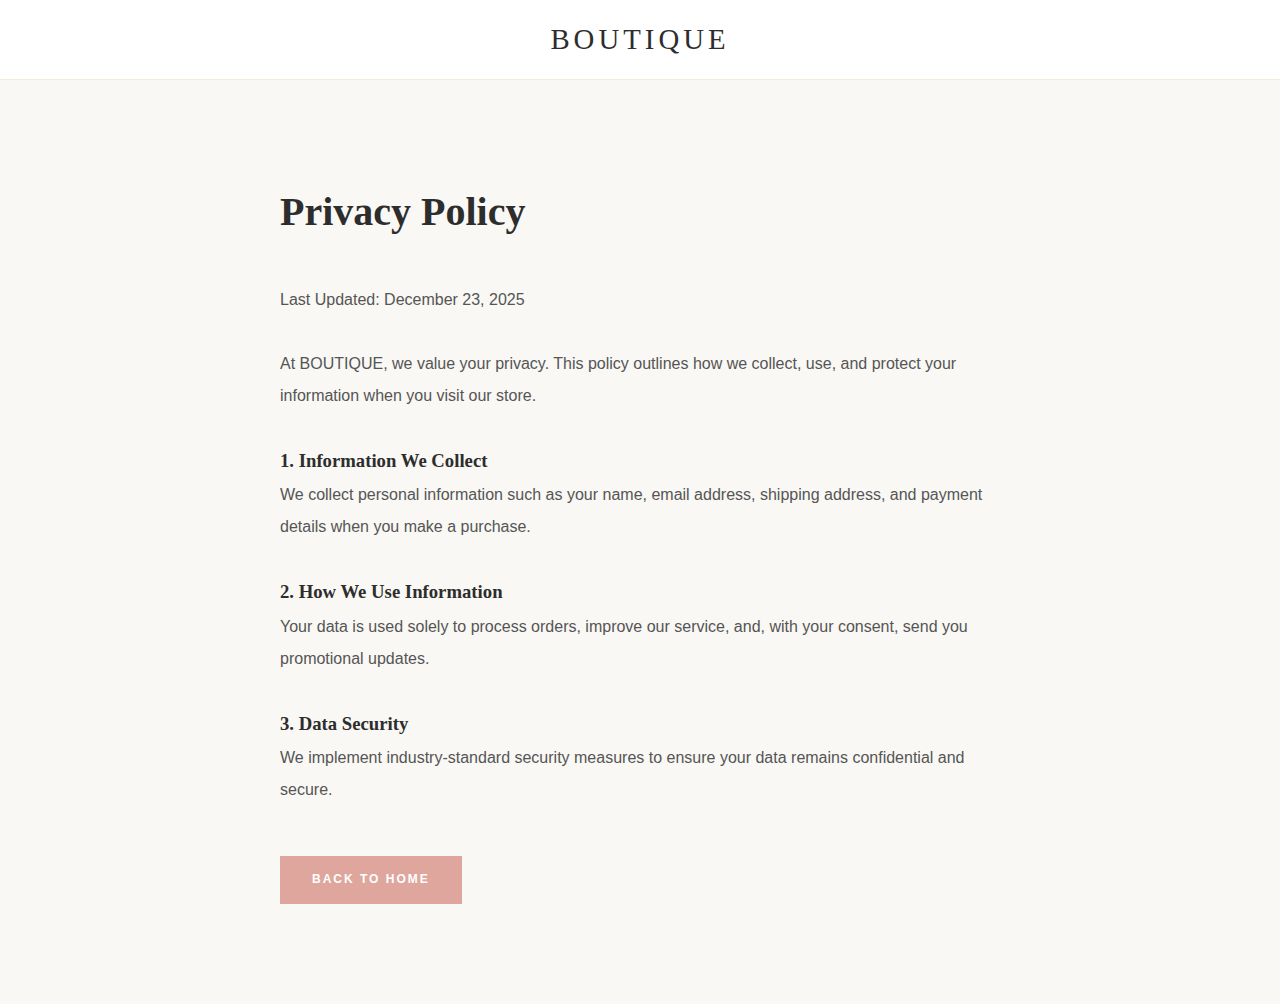
<file: privacy.html>
<!DOCTYPE html>
<html lang="en">

<head>
    <meta charset="UTF-8">
    <meta name="viewport" content="width=device-width, initial-scale=1.0">
    <title>Privacy Policy | BOUTIQUE Luxury Eastern Wear</title>
    <link rel="stylesheet" href="styles/main.css">
    <link rel="stylesheet" href="styles/components.css">
</head>

<body>
    <header class="header">
        <div class="logo" style="margin: 0 auto;"><a href="index.html">BOUTIQUE</a></div>
    </header>
    <main class="container" style="padding: 100px 40px; max-width: 800px;">
        <h1 class="serif" style="font-size: 2.5rem; margin-bottom: 40px;">Privacy Policy</h1>
        <div style="line-height: 2; color: #555;">
            <p>Last Updated: December 23, 2025</p>
            <br>
            <p>At BOUTIQUE, we value your privacy. This policy outlines how we collect, use, and protect your
                information when you visit our store.</p>
            <h3 class="serif" style="margin-top: 30px; color: var(--color-text);">1. Information We Collect</h3>
            <p>We collect personal information such as your name, email address, shipping address, and payment details
                when you make a purchase.</p>
            <h3 class="serif" style="margin-top: 30px; color: var(--color-text);">2. How We Use Information</h3>
            <p>Your data is used solely to process orders, improve our service, and, with your consent, send you
                promotional updates.</p>
            <h3 class="serif" style="margin-top: 30px; color: var(--color-text);">3. Data Security</h3>
            <p>We implement industry-standard security measures to ensure your data remains confidential and secure.</p>
        </div>
        <a href="index.html" class="btn btn-primary" style="margin-top: 50px;">Back to Home</a>
    </main>
</body>

</html>
</file>
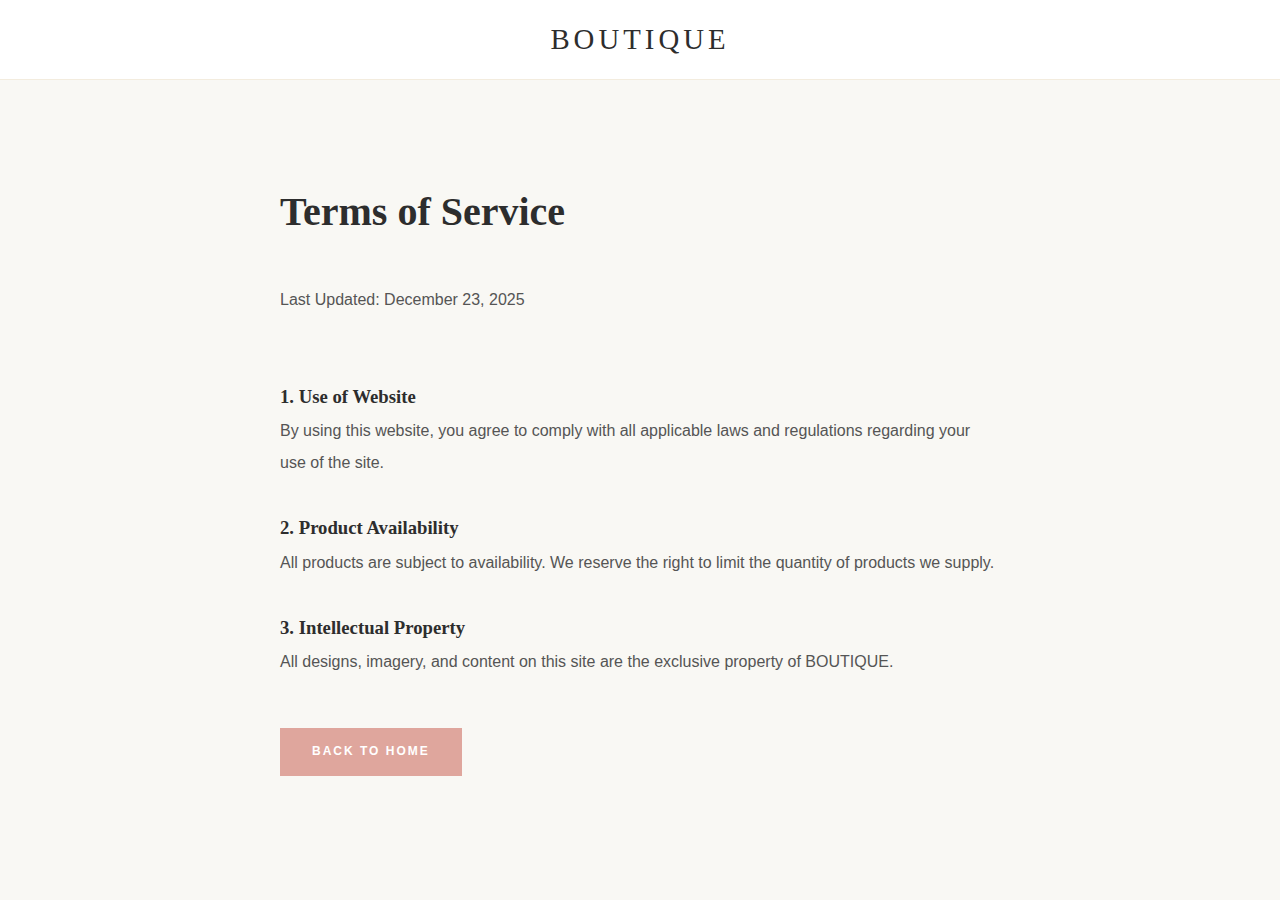
<file: terms.html>
<!DOCTYPE html>
<html lang="en">

<head>
    <meta charset="UTF-8">
    <meta name="viewport" content="width=device-width, initial-scale=1.0">
    <title>Terms of Service | BOUTIQUE Luxury Eastern Wear</title>
    <link rel="stylesheet" href="styles/main.css">
    <link rel="stylesheet" href="styles/components.css">
</head>

<body>
    <header class="header">
        <div class="logo" style="margin: 0 auto;"><a href="index.html">BOUTIQUE</a></div>
    </header>
    <main class="container" style="padding: 100px 40px; max-width: 800px;">
        <h1 class="serif" style="font-size: 2.5rem; margin-bottom: 40px;">Terms of Service</h1>
        <div style="line-height: 2; color: #555;">
            <p>Last Updated: December 23, 2025</p>
            <br>
            <h3 class="serif" style="margin-top: 30px; color: var(--color-text);">1. Use of Website</h3>
            <p>By using this website, you agree to comply with all applicable laws and regulations regarding your use of
                the site.</p>
            <h3 class="serif" style="margin-top: 30px; color: var(--color-text);">2. Product Availability</h3>
            <p>All products are subject to availability. We reserve the right to limit the quantity of products we
                supply.</p>
            <h3 class="serif" style="margin-top: 30px; color: var(--color-text);">3. Intellectual Property</h3>
            <p>All designs, imagery, and content on this site are the exclusive property of BOUTIQUE.</p>
        </div>
        <a href="index.html" class="btn btn-primary" style="margin-top: 50px;">Back to Home</a>
    </main>
</body>

</html>
</file>
<file: styles/main.css>
:root {
    --color-blush: #E8D5D5;
    --color-off-white: #F9F8F4;
    --color-coral: #DFA69D;
    --color-gold: #C5A059;
    --color-text: #2D2D2D;
    --color-white: #FFFFFF;

    --font-serif: 'Playfair Display', serif;
    --font-sans: 'Inter', sans-serif;

    --container-width: 1440px;
    --header-height: 80px;

    --transition-base: 0.4s cubic-bezier(0.25, 0.46, 0.45, 0.94);
}

* {
    margin: 0;
    padding: 0;
    box-sizing: border-box;
}

body {
    background-color: var(--color-off-white);
    color: var(--color-text);
    font-family: var(--font-sans);
    line-height: 1.6;
    overflow-x: hidden;
}

.serif {
    font-family: var(--font-serif);
    font-weight: 700;
}

.container {
    max-width: var(--container-width);
    margin: 0 auto;
    padding: 0 40px;
}

/* Header Styles */
.header {
    height: var(--header-height);
    background: var(--color-white);
    display: flex;
    align-items: center;
    justify-content: space-between;
    padding: 0 40px;
    position: sticky;
    top: 0;
    z-index: 1000;
    border-bottom: 1px solid rgba(197, 160, 89, 0.2);
    /* Subtle Gold border */
}

.logo {
    font-family: var(--font-serif);
    font-size: 1.8rem;
    letter-spacing: 4px;
}

.logo a {
    text-decoration: none;
    color: var(--color-text);
}

.nav-links {
    display: flex;
    gap: 30px;
}

.nav-links a {
    text-decoration: none;
    color: var(--color-text);
    font-size: 0.85rem;
    text-transform: uppercase;
    letter-spacing: 1px;
    font-weight: 500;
    transition: color 0.3s ease;
}

.nav-links a:hover {
    color: var(--color-gold);
}

.header-icons {
    display: flex;
    gap: 20px;
}

.icon-btn {
    background: none;
    border: none;
    cursor: pointer;
    color: var(--color-text);
    position: relative;
    transition: transform 0.3s ease;
}

.icon-btn:hover {
    transform: translateY(-2px);
    color: var(--color-gold);
}

.cart-count {
    position: absolute;
    top: -8px;
    right: -8px;
    background: var(--color-coral);
    color: white;
    font-size: 10px;
    width: 16px;
    height: 16px;
    border-radius: 50%;
    display: flex;
    align-items: center;
    justify-content: center;
}

/* Button & UI Components Base */
.btn {
    padding: 14px 32px;
    font-family: var(--font-sans);
    text-transform: uppercase;
    letter-spacing: 2px;
    font-size: 0.75rem;
    font-weight: 600;
    cursor: pointer;
    transition: var(--transition-base);
    display: inline-block;
    border: none;
    text-decoration: none;
    text-align: center;
}

.btn-primary {
    background-color: var(--color-coral);
    color: white;
}

.btn-primary:hover {
    background-color: #c98e85;
    transform: translateY(-2px);
    box-shadow: 0 4px 15px rgba(223, 166, 157, 0.3);
}

.btn-full {
    width: 100%;
}

/* Hero Section */
.hero {
    height: calc(100vh - var(--header-height));
    position: relative;
    overflow: hidden;
}

.hero-slide {
    position: absolute;
    width: 100%;
    height: 100%;
    display: flex;
    align-items: center;
    justify-content: center;
}

.hero-slide img {
    width: 100%;
    height: 100%;
    object-fit: cover;
}

.hero-content {
    position: absolute;
    text-align: center;
    color: white;
    z-index: 10;
}

.hero-content h1 {
    font-size: 4.5rem;
    margin-bottom: 20px;
    opacity: 0;
    transform: translateY(30px);
}

.hero-content p {
    font-size: 1.2rem;
    margin-bottom: 30px;
    letter-spacing: 4px;
    text-transform: uppercase;
    opacity: 0;
    transform: translateY(20px);
}

.hero-content .btn {
    opacity: 0;
    transform: translateY(10px);
}

/* Cart Drawer */
.cart-drawer {
    position: fixed;
    right: -400px;
    top: 0;
    width: 400px;
    height: 100vh;
    background: var(--color-white);
    z-index: 2000;
    box-shadow: -10px 0 30px rgba(0, 0, 0, 0.05);
    transition: right 0.5s cubic-bezier(0.77, 0, 0.175, 1);
    display: flex;
    flex-direction: column;
}

.cart-drawer.active {
    right: 0;
}

.cart-overlay {
    position: fixed;
    top: 0;
    left: 0;
    width: 100vw;
    height: 100vh;
    background: rgba(0, 0, 0, 0.3);
    backdrop-filter: blur(4px);
    z-index: 1999;
    opacity: 0;
    pointer-events: none;
    transition: opacity 0.5s ease;
}

.cart-overlay.active {
    opacity: 1;
    pointer-events: auto;
}

.cart-header {
    padding: 30px;
    border-bottom: 1px solid var(--color-off-white);
    display: flex;
    justify-content: space-between;
    align-items: center;
}

.cart-items {
    flex: 1;
    overflow-y: auto;
    padding: 30px;
}

.cart-footer {
    padding: 30px;
    border-top: 1px solid var(--color-off-white);
    background: var(--color-off-white);
}

.cart-total {
    display: flex;
    justify-content: space-between;
    margin-bottom: 20px;
    font-family: var(--font-serif);
    font-size: 1.2rem;
}

/* Mobile Specific */
@media (max-width: 768px) {
    .desktop-only {
        display: none;
    }

    .header {
        padding: 0 20px;
    }

    .container {
        padding: 0 20px;
    }

    .hero-content h1 {
        font-size: 2.5rem;
    }

    .cart-drawer {
        width: 100%;
        right: -100%;
    }
}

/* Footer Styles */
.footer {
    background: #1a1a1a;
    color: white;
    padding: 80px 0 40px;
    margin-top: 100px;
}

.footer-grid {
    display: grid;
    grid-template-columns: 1.5fr 1fr 1fr 1.5fr;
    gap: 60px;
    margin-bottom: 60px;
}

.footer-col h4 {
    color: var(--color-gold);
    text-transform: uppercase;
    letter-spacing: 2px;
    font-size: 0.9rem;
    margin-bottom: 25px;
}

.footer-col p {
    color: #999;
    font-size: 0.9rem;
    line-height: 1.8;
}

.footer-links {
    list-style: none;
}

.footer-links li {
    margin-bottom: 12px;
}

.footer-links a {
    color: #999;
    text-decoration: none;
    font-size: 0.85rem;
    transition: color 0.3s ease;
}

.footer-links a:hover {
    color: white;
}

.newsletter-form {
    display: flex;
    margin-top: 20px;
}

.newsletter-input {
    background: #2a2a2a;
    border: 1px solid #333;
    padding: 12px 15px;
    color: white;
    width: 100%;
    outline: none;
}

.newsletter-btn {
    background: var(--color-gold);
    color: white;
    border: none;
    padding: 0 20px;
    cursor: pointer;
    transition: background 0.3s ease;
}

.newsletter-btn:hover {
    background: #b48f4d;
}

.footer-bottom {
    padding-top: 40px;
    border-top: 1px solid #2a2a2a;
    display: flex;
    justify-content: space-between;
    align-items: center;
    color: #666;
    font-size: 0.75rem;
}

.social-links {
    display: flex;
    gap: 20px;
}

.social-links a {
    color: #999;
    transition: color 0.3s ease;
}

.social-links a:hover {
    color: var(--color-gold);
}

@media (max-width: 992px) {
    .footer-grid {
        grid-template-columns: 1fr 1fr;
        gap: 40px;
    }
}

@media (max-width: 768px) {
    .footer-grid {
        grid-template-columns: 1fr;
        gap: 40px;
        text-align: center;
    }

    .newsletter-form {
        max-width: 100%;
    }

    .footer-bottom {
        flex-direction: column;
        gap: 20px;
    }
}
</file>
<file: styles/components.css>
/* Section Header */
.section-header {
    display: flex;
    justify-content: space-between;
    align-items: baseline;
    margin: 60px 0 40px;
    border-bottom: 2px solid var(--color-blush);
    padding-bottom: 15px;
}

.section-header h2 {
    font-size: 2.2rem;
    color: var(--color-text);
}

.wishlist-card-btn {
    position: absolute;
    top: 15px;
    right: 15px;
    background: rgba(255, 255, 255, 0.85);
    border-radius: 50%;
    width: 36px;
    height: 36px;
    display: flex;
    align-items: center;
    justify-content: center;
    z-index: 10;
    border: none;
    cursor: pointer;
    transition: all 0.3s ease;
    box-shadow: 0 2px 10px rgba(0, 0, 0, 0.1);
}

.wishlist-card-btn:hover {
    background: white;
    transform: scale(1.1);
}

.wishlist-card-btn i {
    width: 18px;
    height: 18px;
    transition: color 0.3s ease;
}

.view-all {
    text-decoration: none;
    color: var(--color-gold);
    text-transform: uppercase;
    font-size: 0.8rem;
    letter-spacing: 2px;
    font-weight: 600;
}

/* Product Grid */
.product-grid {
    display: grid;
    grid-template-columns: repeat(3, 1fr);
    gap: 40px 20px;
}

/* Product Card */
.product-card {
    position: relative;
    cursor: pointer;
    overflow: hidden;
}

.product-image-container {
    position: relative;
    width: 100%;
    aspect-ratio: 3/4.5;
    overflow: hidden;
    background-color: var(--color-off-white);
}

.product-image {
    width: 100%;
    height: 100%;
    object-fit: cover;
    transition: opacity 0.8s cubic-bezier(0.19, 1, 0.22, 1), transform 0.8s cubic-bezier(0.19, 1, 0.22, 1);
}

.product-image.secondary {
    position: absolute;
    top: 0;
    left: 0;
    opacity: 0;
}

.product-card:hover .product-image.primary {
    opacity: 0;
}

.product-card:hover .product-image.secondary {
    opacity: 1;
}

.product-info {
    margin-top: 20px;
    transition: transform 0.4s ease;
}

.product-card:hover .product-info {
    transform: translateY(-8px);
}

.product-title {
    font-family: var(--font-serif);
    font-size: 1.1rem;
    margin-bottom: 5px;
    color: var(--color-text);
}

.product-price {
    font-size: 0.95rem;
    color: var(--color-gold);
    font-weight: 600;
}

.add-to-cart-quick {
    position: absolute;
    bottom: 20px;
    left: 20px;
    right: 20px;
    background: rgba(255, 255, 255, 0.9);
    padding: 12px;
    text-align: center;
    text-transform: uppercase;
    font-size: 0.7rem;
    letter-spacing: 2px;
    opacity: 0;
    transform: translateY(10px);
    transition: all 0.3s ease;
}

.product-card:hover .add-to-cart-quick {
    opacity: 1;
    transform: translateY(0);
}

/* Filtering Sidebar (ASOS-style) */
.collection-layout {
    display: flex;
    gap: 40px;
    margin-top: 40px;
}

.filter-sidebar {
    width: 250px;
    flex-shrink: 0;
}

.filter-group {
    margin-bottom: 30px;
    border-bottom: 1px solid var(--color-blush);
    padding-bottom: 20px;
}

.filter-title {
    font-family: var(--font-sans);
    font-weight: 600;
    text-transform: uppercase;
    font-size: 0.8rem;
    margin-bottom: 15px;
    display: flex;
    justify-content: space-between;
    cursor: pointer;
}

.filter-options {
    display: flex;
    flex-direction: column;
    gap: 10px;
}

.filter-option {
    display: flex;
    align-items: center;
    gap: 10px;
    font-size: 0.85rem;
    cursor: pointer;
}

.filter-option input[type="checkbox"] {
    accent-color: var(--color-gold);
}

/* Mobile Navigation Overlay */
.mobile-menu-overlay {
    position: fixed;
    top: 0;
    left: 0;
    width: 100%;
    height: 100%;
    background: var(--color-white);
    z-index: 3000;
    display: none;
    flex-direction: column;
    padding: 100px 40px;
}

.mobile-menu-links {
    display: flex;
    flex-direction: column;
    gap: 30px;
}

.mobile-menu-links a {
    text-decoration: none;
    color: var(--color-text);
    font-family: var(--font-serif);
    font-size: 2rem;
}

.close-mobile-menu {
    position: absolute;
    top: 30px;
    right: 40px;
    background: none;
    border: none;
    cursor: pointer;
}

/* Search Modal */
.search-overlay {
    position: fixed;
    top: 0;
    left: 0;
    width: 100%;
    height: 100%;
    background: rgba(255, 255, 255, 0.98);
    backdrop-filter: blur(10px);
    z-index: 4000;
    display: none;
    padding: 100px 40px;
    flex-direction: column;
    align-items: center;
}

.search-input-container {
    width: 100%;
    max-width: 800px;
    position: relative;
    margin-bottom: 40px;
}

.search-input-container input {
    width: 100%;
    border: none;
    border-bottom: 2px solid var(--color-gold);
    font-family: var(--font-serif);
    font-size: 3rem;
    padding: 20px 0;
    outline: none;
    background: transparent;
}

.close-search {
    position: absolute;
    top: -60px;
    right: 0;
    background: none;
    border: none;
    cursor: pointer;
}

.search-results {
    width: 100%;
    max-width: 1000px;
    display: grid;
    grid-template-columns: repeat(4, 1fr);
    gap: 20px;
    height: calc(100vh - 300px);
    overflow-y: auto;
}

/* Notification Toast */
.toast {
    position: fixed;
    bottom: 40px;
    left: 50%;
    transform: translateX(-50%);
    background: var(--color-text);
    color: white;
    padding: 15px 30px;
    border-radius: 4px;
    font-size: 0.85rem;
    z-index: 5000;
    opacity: 0;
    pointer-events: none;
    transition: all 0.4s cubic-bezier(0.19, 1, 0.22, 1);
}

.toast.active {
    opacity: 1;
    bottom: 60px;
}

/* Wishlist Empty State */
.wishlist-empty {
    text-align: center;
    padding: 100px 0;
}

/* Sale Components */
.sale-badge {
    position: absolute;
    top: 15px;
    left: 15px;
    background: var(--color-coral);
    color: white;
    padding: 5px 12px;
    font-size: 0.7rem;
    font-weight: 600;
    text-transform: uppercase;
    letter-spacing: 1px;
    z-index: 10;
    pointer-events: none;
    animation: elegant-flash 3s infinite ease-in-out;
}

@keyframes elegant-flash {

    0%,
    100% {
        opacity: 1;
        transform: scale(1);
        box-shadow: 0 0 0 rgba(223, 166, 157, 0);
    }

    50% {
        opacity: 0.85;
        transform: scale(1.02);
        box-shadow: 0 0 15px rgba(223, 166, 157, 0.4);
    }
}

.sale-header-banner {
    background: var(--color-off-white);
    padding: 60px 0;
    text-align: center;
    border-bottom: 2px solid var(--color-blush);
    margin-bottom: 40px;
}

.sale-title-main {
    font-size: 3.5rem;
    margin-bottom: 10px;
    color: var(--color-coral);
    letter-spacing: 3px;
    text-transform: uppercase;
}

.sale-tagline {
    font-family: var(--font-sans);
    font-weight: 400;
    font-size: 1rem;
    letter-spacing: 2px;
    text-transform: uppercase;
    color: #666;
}

.discount-tag {
    color: var(--color-coral);
    text-decoration: line-through;
    font-size: 0.8em;
    margin-right: 8px;
    opacity: 0.7;
}

/* Mobile Adjustments */
@media (max-width: 768px) {
    .product-grid {
        grid-template-columns: repeat(2, 1fr);
        gap: 20px 10px;
    }

    .filter-sidebar {
        display: none;
    }

    .search-input-container input {
        font-size: 1.5rem;
    }

    .search-results {
        grid-template-columns: repeat(2, 1fr);
    }
}
</file>
